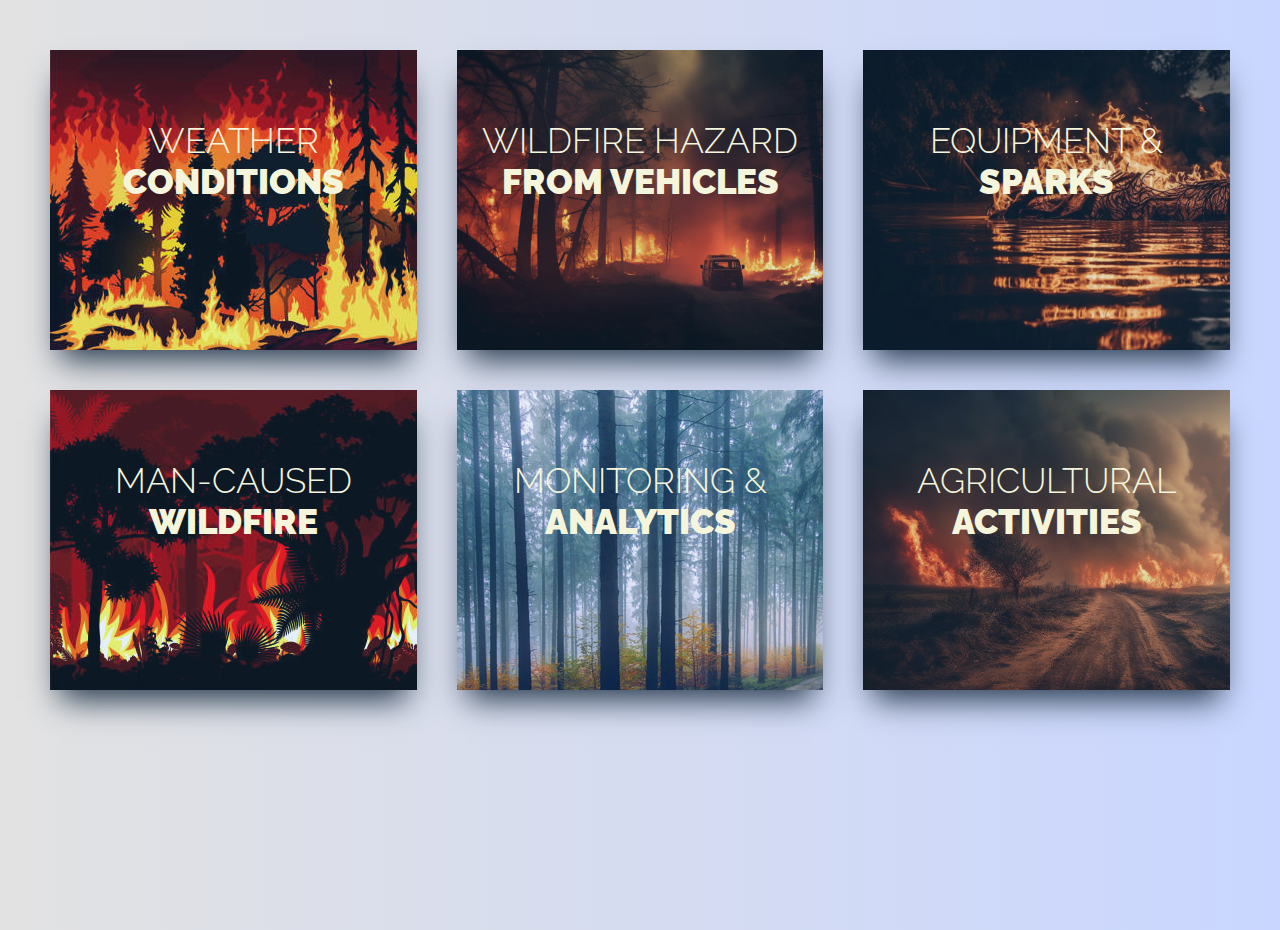
<file: index.html>
<!DOCTYPE html>
<html lang="en" dir="ltr">
  <head>
    <meta charset="utf-8">
    <meta name="viewport" content="width=device-width, initial-scale=1.0">
    <title>Responsive Image Cards With Hover Effect</title>
    <link rel="stylesheet" href="style.css">
    <link rel="stylesheet" href="https://cdnjs.cloudflare.com/ajax/libs/font-awesome/5.14.0/css/all.min.css">
  </head>
  <body>

    <!--image card layout start-->
    <div class="container">
      <!--image row start-->
      <div class="row">
        <!--image card start-->
        <div class="image">
          <img src="1,1.jpg" alt="">
          <div class="details">
            <h2>Weather <span>Conditions</span></h2>
            <p>Certain weather causes forest fires by itself.For example, high temperatures raise the flammability of dry grass or leaves. The wind spreads the fire, and the drought makes it difficult to extinguish. In addition, the wind can carry sparks from the fire to other areas, causing new fires. The wind can also carry burning debris, which can cause new fires.</p>
            <div class="more">
              <a href="#" class="read-more">Read <span>More</span></a>
              <div class="icon-links">
                <a href="#"><i class="fas fa-heart"></i></a>
                <a href="#"><i class="fas fa-eye"></i></a>
                <a href="#"><i class="fas fa-paperclip"></i></a>
              </div>
            </div>
          </div>
        </div>
        <!--image card end-->
        <!--image card start-->
        <div class="image">
          <img src="3.png" alt="">
          <div class="details">
            <h2>Wildfire Hazard <span>From Vehicles</span></h2>
            <p>Driving off-road in nature, within the proximity of dry crop residue and forests, demands extreme caution in terms of wildfire prevention.Exhaust temperature is often high enough to set dry grass or straw on fire, with potential danger to nearby forests.</p>
            <div class="more">
              <a href="#" class="read-more">Read <span>More</span></a>
              <div class="icon-links">
                <a href="#"><i class="fas fa-heart"></i></a>
                <a href="#"><i class="fas fa-eye"></i></a>
                <a href="#"><i class="fas fa-paperclip"></i></a>
              </div>
            </div>
          </div>
        </div>
        <!--image card end-->
        <!--image card start-->
        <div class="image">
          <img src="2.png" alt="">
          <div class="details">
            <h2>Equipment & <span>Sparks</span></h2>
            <p>A mere sparkle from the overheated engine, poorly greased bearings, dragging safety chains, or worn-out tires can lead to wildfires, too. In fact, the majority of wildfires caused by vehicles are due to dragging safety chains. The chains can throw sparks into the vegetation, which can then ignite.</p> 
            <div class="more">
              <a href="#" class="read-more">Read <span>More</span></a>
              <div class="icon-links">
                <a href="#"><i class="fas fa-heart"></i></a>
                <a href="#"><i class="fas fa-eye"></i></a>
                <a href="#"><i class="fas fa-paperclip"></i></a>
              </div>
            </div>
          </div>
        </div>
        <!--image card end-->
      </div>
      <!--image row end-->
      <!--image row start-->
      <div class="row">
        <!--image card start-->
        <div class="image">
          <img src="bf.jpg" alt="">
          <div class="details">
            <h2>Man-Caused <span>Wildfire</span></h2>
            <p>Only 16% of the US wildfires occur due to natural forces like lightning, and the striking 84% are attributed to humans. The most common causes of forest fires include debris burning (29%), equipment and machinery use (11%), and campfires (5%). The list continues with lit cigarettes, fireworks (especially on July 4th), etc.</p>
            <div class="more">
              <a href="#" class="read-more">Read <span>More</span></a>
              <div class="icon-links">
                <a href="#"><i class="fas fa-heart"></i></a>
                <a href="#"><i class="fas fa-eye"></i></a>
                <a href="#"><i class="fas fa-paperclip"></i></a>
              </div>
            </div>
          </div>
        </div>
        <!--image card end-->
        <!--image card start-->
        <div class="image">
          <img src="5.jpg" alt="">
          <div class="details">
            <h2>Monitoring & <span>Analytics</span></h2>
            <p>This method not only allows checking forest productivity but provides accurate current weather data, 14-day forecasts, and historical weather analytics. This information is crucial for making informed decisions.</p>
            <div class="more">
              <a href="#" class="read-more">Read <span>More</span></a>
              <div class="icon-links">
                <a href="#"><i class="fas fa-heart"></i></a>
                <a href="#"><i class="fas fa-eye"></i></a>
                <a href="#"><i class="fas fa-paperclip"></i></a>
              </div>
            </div>
          </div>
        </div>
        <!--image card end-->
        <!--image card start-->
        <div class="image">
          <img src="6.png" alt="">
          <div class="details">
            <h2>Agricultural <span>Activities</span></h2>
            <p>Improperly planned agricultural operations also contribute to wildfires statistics if people ignore wildfire prevention tips, don’t take safety measures, and don’t consider the weather specifics.</p>
            <div class="more">
              <a href="#" class="read-more">Read <span>More</span></a>
              <div class="icon-links">
                <a href="#"><i class="fas fa-heart"></i></a>
                <a href="#"><i class="fas fa-eye"></i></a>
                <a href="#"><i class="fas fa-paperclip"></i></a>
              </div>
            </div>
          </div>
        </div>
        <!--image card end-->
      </div>
      <!--image row end-->
    </div>
    <!--image card layout end-->

  </body>
</html>
</file>
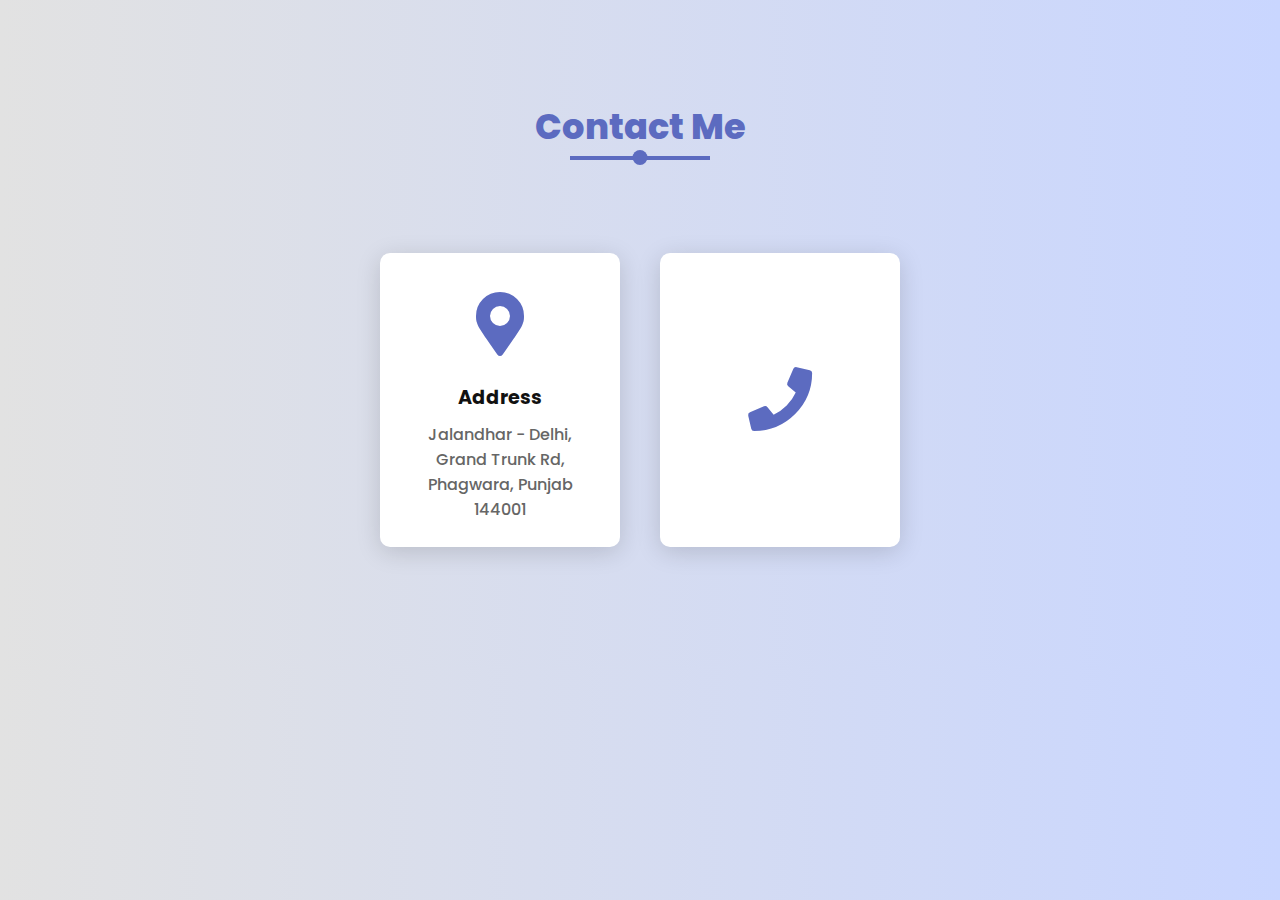
<file: contact.html>
<!DOCTYPE html>
<html lang="en">
    <head>
        <meta charset="utf-8">
        <meta name="viewport" content="width=device-width, initial-scale=1.0">
        <title>Contact US</title>
        <link rel="stylesheet" href="cstyle.css">
        <link rel="stylesheet" href="https://cdnjs.cloudflare.com/ajax/libs/font-awesome/5.15.2/css/all.min.css">
      </head>
<body>
    
    <section class="contact" id="contact">
        <div class="title reveal">
          <h2 class="section-title">Contact Me</h2>
        </div>
        <div class="content">
          <div class="row">
            <div class="card reveal">
              <div class="contact-icon">
                <i class="fas fa-map-marker-alt"></i>
              </div>
              <div class="info">
                <h3>Address</h3>
                <span>Jalandhar - Delhi, Grand Trunk Rd, Phagwara, Punjab 144001</span>
              </div>
            </div>
            <div class="card reveal">
              <div class="contact-icon">
                <i class="fas fa-phone"></i> </div>
      </section>
</body>
</html>
</file>
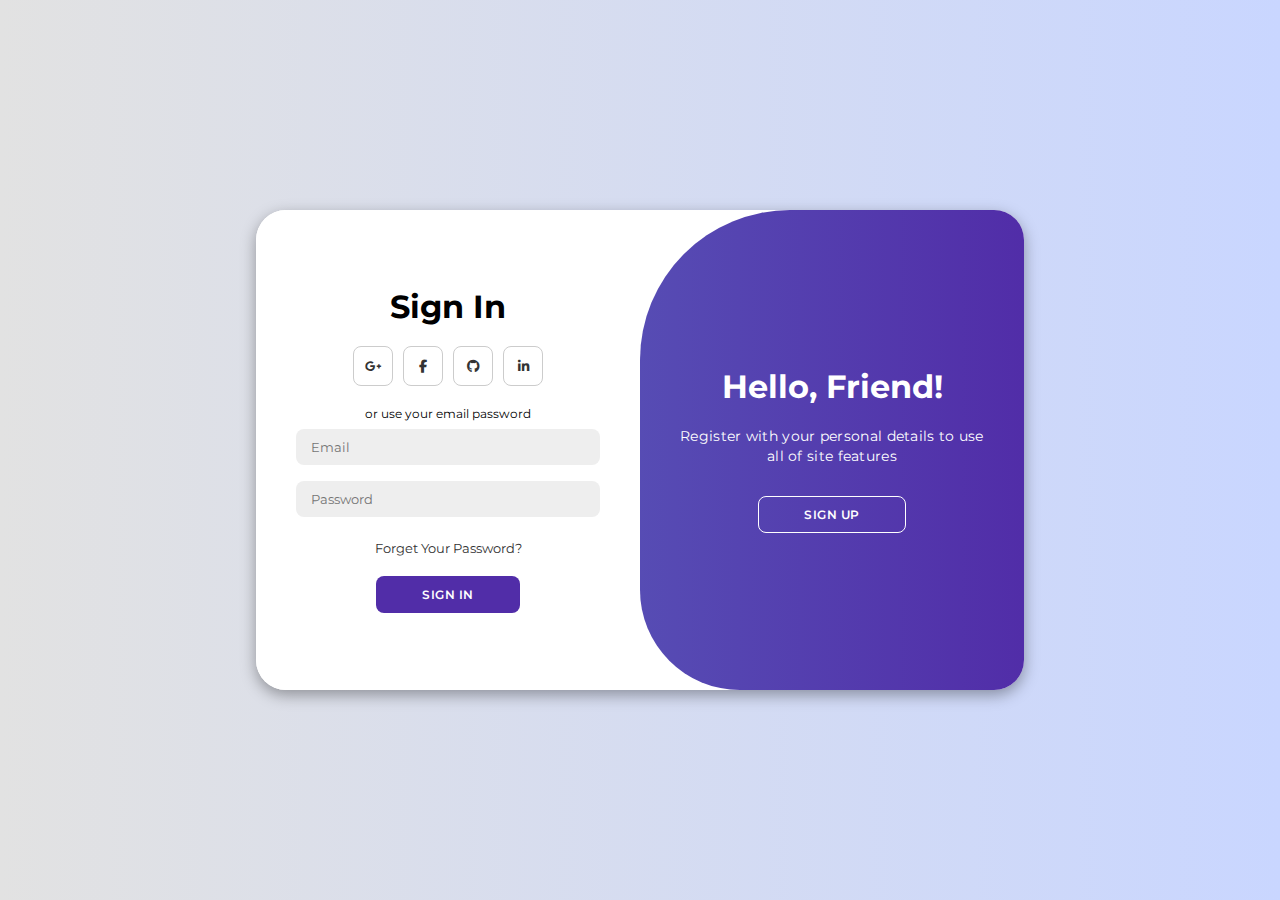
<file: login.html>
<!DOCTYPE html>
<html lang="en">

<head>
    <meta charset="UTF-8">
    <meta name="viewport" content="width=device-width, initial-scale=1.0">
    <link rel="stylesheet" href="https://cdnjs.cloudflare.com/ajax/libs/font-awesome/6.4.2/css/all.min.css">
    <link rel="stylesheet" href="logstyle.css">
    <title>Login Page</title>
</head>

<body>

    <div class="container" id="container">
        <div class="form-container sign-up">
            <form>
                <h1>Create Account</h1>
                <div class="social-icons">
                    <a href="#" class="icon"><i class="fa-brands fa-google-plus-g"></i></a>
                    <a href="#" class="icon"><i class="fa-brands fa-facebook-f"></i></a>
                    <a href="#" class="icon"><i class="fa-brands fa-github"></i></a>
                    <a href="#" class="icon"><i class="fa-brands fa-linkedin-in"></i></a>
                </div>
                <span>or use your email for registeration</span>
                <input type="text" placeholder="Name">
                <input type="email" placeholder="Email">
                <input type="password" placeholder="Password">
                <button>Sign Up</button>
            </form>
        </div>
        <div class="form-container sign-in">
            <form>
                <h1>Sign In</h1>
                <div class="social-icons">
                    <a href="#" class="icon"><i class="fa-brands fa-google-plus-g"></i></a>
                    <a href="#" class="icon"><i class="fa-brands fa-facebook-f"></i></a>
                    <a href="#" class="icon"><i class="fa-brands fa-github"></i></a>
                    <a href="#" class="icon"><i class="fa-brands fa-linkedin-in"></i></a>
                </div>
                <span>or use your email password</span>
                <input type="email" placeholder="Email">
                <input type="password" placeholder="Password">
                <a href="#">Forget Your Password?</a>
                <button>Sign In</button>
            </form>
        </div>
        <div class="toggle-container">
            <div class="toggle">
                <div class="toggle-panel toggle-left">
                    <h1>Welcome Back!</h1>
                    <p>Enter your personal details to use all of site features</p>
                    <button class="hidden" id="login">Sign In</button>
                </div>
                <div class="toggle-panel toggle-right">
                    <h1>Hello, Friend!</h1>
                    <p>Register with your personal details to use all of site features</p>
                    <button class="hidden" id="register">Sign Up</button>
                </div>
            </div>
        </div>
    </div>

    <script src="script.js"></script>
</body>

</html>
</file>
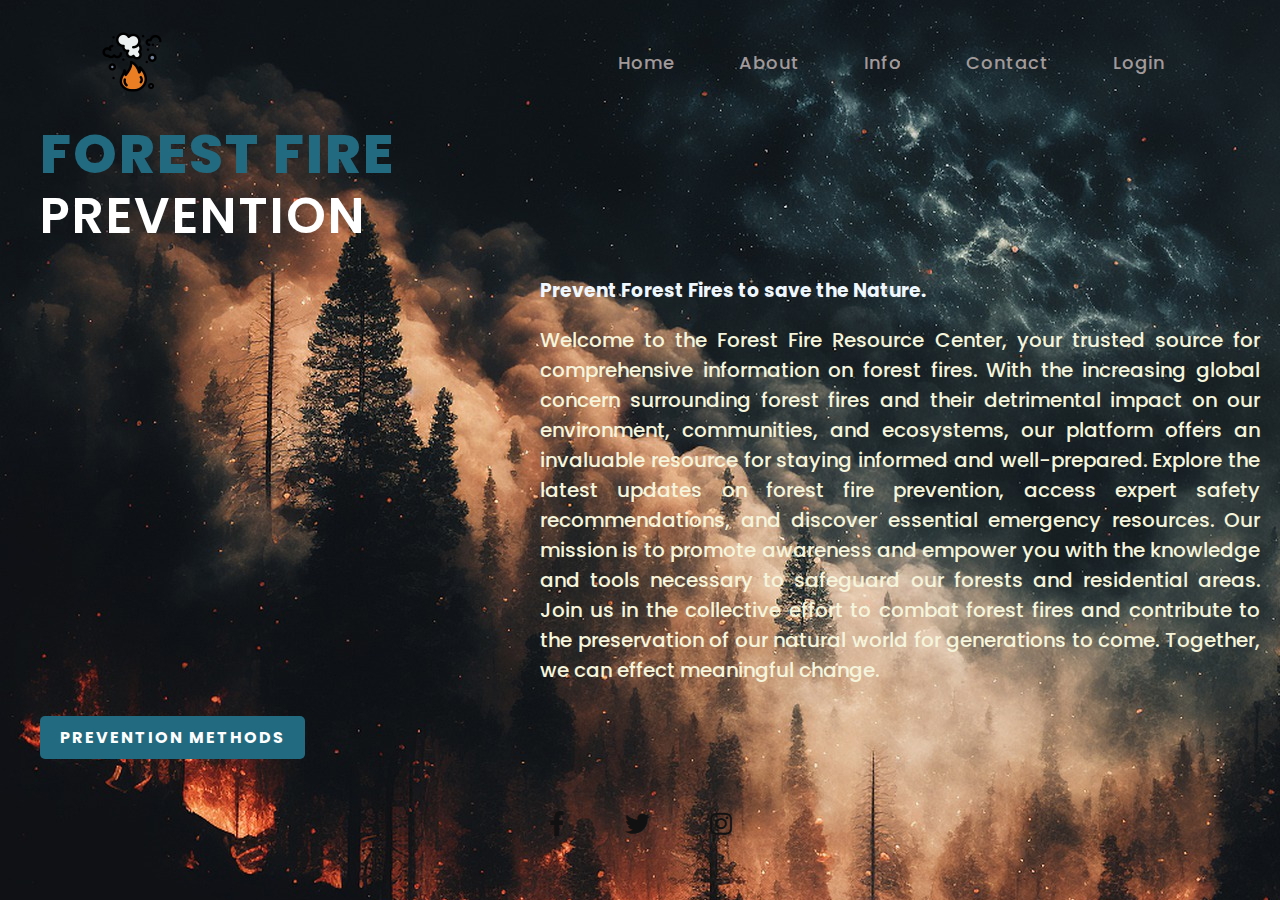
<file: open me.html>
<!DOCTYPE html>
<html lang="en" dir="ltr">
  <head>
    <meta charset="utf-8">
    <meta name="viewport" content="width=device-width, initial-scale=1.0">
    <title>Landing Website</title>
    <link rel="stylesheet" href="l-style.css">
    <link rel="stylesheet" href="https://cdnjs.cloudflare.com/ajax/libs/font-awesome/5.14.0/css/all.min.css">
  </head>
  <body>

    <section>
      <input type="checkbox" id="check">
      <header>
        </div>
        <img src="fire.png" alt="Fire">
        <div class="navigation">
          <a href="#">Home</a>
          <a href="">About</a>
          <a href="index.html">Info</a>
          <a href="contact.html" target="_blank">Contact</a>
          <a href="login.html" target="_blank">Login</a>
        </div>
        <label for="check">
        <i class="fas fa-bars menu-btn"></i>
        <i class="fas fa-times close-btn"></i>
        </label>
      </header>
      <div class="content">
        <div class="info">
          <h2>Forest Fire <br><span>Prevention</span></h2>
          <h3>Prevent Forest Fires to save the Nature.</h3>
          <p>Welcome to the Forest Fire Resource Center, your trusted source for comprehensive information on forest fires. With the increasing global concern surrounding forest fires and their detrimental impact on our environment, communities, and ecosystems, our platform offers an invaluable resource for staying informed and well-prepared. Explore the latest updates on forest fire prevention, access expert safety recommendations, and discover essential emergency resources. Our mission is to promote awareness and empower you with the knowledge and tools necessary to safeguard our forests and residential areas. Join us in the collective effort to combat forest fires and contribute to the preservation of our natural world for generations to come. Together, we can effect meaningful change.</p>
          <a href="index.html" class="info-btn">Prevention Methods</a>
        </div>
      </div>
      <div class="media-icons">
        <a href="https://www.facebook.com/moefcc/" target="_blank"><i class="fab fa-facebook-f"></i></a>
        <a href="https://twitter.com/IcfreIndia" target="_blank"><i class="fab fa-twitter"></i></a>
        <a href="https://www.instagram.com/moefccgoi/?hl=en" target="_blank"><i class="fab fa-instagram"></i></a>
      </div>
    </section>

  </body>
</html>
</file>
<file: style.css>
@import url('https://fonts.googleapis.com/css2?family=Raleway:wght@300;400;500;600;700;800&display=swap');

*{
	margin: 0;
	padding: 0;
	box-sizing: border-box;
}

body{
	height: 100vh;
	font-family: "Raleway", sans-serif;
	background-color: #c9d6ff;
    background: linear-gradient(to right, #e2e2e2, #c9d6ff);
}

.container{
	margin: 30px;
}

.row{
	width: 100%;
	display: flex;
	justify-content: center;
	flex-wrap: wrap;
}

.image{
	background: #50A7FF;
	position: relative;
	flex: 1;
	max-width: 460px;
	height: 300px;
	margin: 20px;
	overflow: hidden;
	/* box-shadow: 0 4px 8px 0 rgba(0, 0, 0, 0.2), 0 6px 20px 0 rgba(0, 0, 0, 0.19); */
	box-shadow: rgb(38, 57, 77) 0px 20px 30px -10px;
}

.image img{
	opacity: 0.86;
	position: relative;
	vertical-align: top;
	transition: 0.6s;
	transition-property: opacity;
}

.image:hover img{
	opacity: 1;
}

.image .details{
	z-index: 1;
	position: absolute;
	top: 0;
	right: 0;
	color: beige;
	width: 100%;
	height: 100%;
}

.image .details h2{
	text-align: center;
	font-size: 35px;
	text-transform: uppercase;
	font-weight: 300;
	margin-top: 70px;
	transition: 0.4s;
	transition-property: transform;
}

.image .details h2 span{
	font-weight: 900;
}

.image:hover .details h2{
	transform: translateY(-30px);
}

.image .details p{
	margin: 30px 30px 0 30px;
	font-size: 18px;
	font-weight: 600;
	text-align: center;
	opacity: 0;
	transition: 0.6s;
	transition-property: opacity, transform;
}

.image:hover .details p{
	opacity: 1;
	transform: translateY(-40px);
}

.more{
	position: absolute;
	background: rgba(255, 255, 255, 0.8);
	width: 100%;
	display: flex;
	justify-content: space-between;
	align-items: center;
	padding: 15px;
	bottom: -60px;
	transition: 0.6s;
	transition-property: bottom;
}

.image:hover .more{
	bottom: 0;
}

.more .read-more{
	color: #000;
	text-decoration: none;
	font-size: 20px;
	font-weight: 500;
	text-transform: uppercase;
}

.more .read-more span{
	font-weight: 900;
}

.more .icon-links i{
	color: #000;
	font-size: 20px;
}

.more .icon-links a:not(:last-child) i{
	margin-right: 20px;
}

/* Responsive CSS */

@media (max-width: 1080px){
	.image{
		flex: 100%;
		max-width: 480px;
	}
}

@media (max-width: 400px){
	.image .details p{
		font-size: 16px;
	}

	.more .read-more, .more .icon-links a i{
		font-size: 18px;
	}
}
</file>
<file: cstyle.css>
@import url('https://fonts.googleapis.com/css2?family=Poppins:ital,wght@0,100;0,200;0,300;0,400;0,500;0,600;0,700;0,800;0,900;1,100;1,200;1,300;1,400;1,500;1,600;1,700;1,800;1,900&display=swap');

*{
    margin: 0;
    padding: 0;
    box-sizing: border-box;
    font-family: 'Poppins', sans-serif;
    scroll-behavior: smooth;
  }

  body{
    background-color: #c9d6ff;
    background: linear-gradient(to right, #e2e2e2, #c9d6ff);
  }
  
  section{
    padding: 100px 200px;
  }

  .section-title{
    position: relative;
    color: #5c6bc0;
    font-size: 2.2em;
    font-weight: 800;
    margin-bottom: 60px;
  }
  
  .section-title:before{
    content: '';
    position: absolute;
    top: 56px;
    left: 50%;
    width: 140px;
    height: 4px;
    background: #5c6bc0;
    transform: translateX(-50%);
  }
  
  .section-title:after{
    content: '';
    position: absolute;
    top: 50px;
    left: 50%;
    width: 15px;
    height: 15px;
    border-radius: 50%;
    background: #5c6bc0;
    transform: translateX(-50%);
  }

  .contact .content{
    display: flex;
    justify-content: center;
    flex-wrap: wrap;
    flex-direction: column;
    margin-top: 20px;
  }
  
  .contact .content .row{
    display: flex;
    justify-content: center;
    flex-wrap: wrap;
    flex-direction: row;
  }
  
  .contact .content .row .card{
    background: #fff;
    width: 240px;
    margin: 20px;
    padding: 25px;
    display: flex;
    justify-content: center;
    align-items: center;
    flex-direction: column;
    box-shadow: 0 5px 25px rgba(1 1 1 / 15%);
    border-radius: 10px;
  }
  
  .contact .content .row .card .contact-icon{
    color: #5c6bc0;
    font-size: 4em;
    text-align: center;
    transition: transform 0.5s ease;
  }
  
  .contact .content .row .card:hover .contact-icon{
    transform: translateY(-10px);
  }
  
  .contact .content .row .card .info{
    text-align: center;
  }
  
  .contact .content .row .card .info h3{
    color: #111;
    font-size: 1.2em;
    font-weight: 700;
    margin: 10px;
  }
  
  .contact .content .row .card .info span{
    color: #666;
    font-weight: 500;
  }
  
  .contact-form{
    background: #fff;
    max-width: 600px;
    margin-top: 50px;
    padding: 50px;
    border-radius: 10px;
    box-shadow: 0 5px 25px rgba(1 1 1 / 15%);
  }
  
  .contact-form h3{
    color: #111;
    font-size: 1.6em;
    font-weight: 600;
    text-align: center;
    margin-bottom: 40px;
  }
  
  .contact-form .input-box{
    position: relative;
    width: 100%;
    margin-bottom: 20px;
  }
  
  .contact-form .input-box input,
  .contact-form .input-box textarea{
    color: #111;
    width: 100%;
    padding: 10px;
    font-size: 1em;
    font-weight: 400;
    outline: none;
    border: 1px solid #111;
    border-radius: 5px;
    resize: none;
  }
  
  .contact-form .input-box .send-btn{
    color: #fff;
    background: #5c6bc0;
    display: inline-block;
    font-size: 1.1em;
    font-weight: 500;
    text-transform: uppercase;
    letter-spacing: 2px;
    width: 100%;
    border: none;
    cursor: pointer;
    transition: 0.5s ease;
  }
  
  .contact-form .input-box .send-btn:hover{
    background: #5c6bc0;
  }



  .title{
    width: 100%;
    display: flex;
    justify-content: center;
    align-items: center;
    flex-direction: column;
  }
  
  .section-title{
    position: relative;
    color: #5c6bc0;
    font-size: 2.2em;
    font-weight: 800;
    margin-bottom: 60px;
  }
  
  .section-title:before{
    content: '';
    position: absolute;
    top: 56px;
    left: 50%;
    width: 140px;
    height: 4px;
    background: #5c6bc0;
    transform: translateX(-50%);
  }
  
  .section-title:after{
    content: '';
    position: absolute;
    top: 50px;
    left: 50%;
    width: 15px;
    height: 15px;
    border-radius: 50%;
    background: #5c6bc0;
    transform: translateX(-50%);
  }

@media (max-width:1040px){
    .contact-form{
        padding: 35px 40px;
      }
}
</file>
<file: logstyle.css>
@import url('https://fonts.googleapis.com/css2?family=Montserrat:wght@300;400;500;600;700&display=swap');

*{
    margin: 0;
    padding: 0;
    box-sizing: border-box;
    font-family: 'Montserrat', sans-serif;
}

body{
    background-color: #c9d6ff;
    background: linear-gradient(to right, #e2e2e2, #c9d6ff);
    display: flex;
    align-items: center;
    justify-content: center;
    flex-direction: column;
    height: 100vh;
}

.container{
    background-color: #fff;
    border-radius: 30px;
    box-shadow: 0 5px 15px rgba(0, 0, 0, 0.35);
    position: relative;
    overflow: hidden;
    width: 768px;
    max-width: 100%;
    min-height: 480px;
}

.container p{
    font-size: 14px;
    line-height: 20px;
    letter-spacing: 0.3px;
    margin: 20px 0;
}

.container span{
    font-size: 12px;
}

.container a{
    color: #333;
    font-size: 13px;
    text-decoration: none;
    margin: 15px 0 10px;
}

.container button{
    background-color: #512da8;
    color: #fff;
    font-size: 12px;
    padding: 10px 45px;
    border: 1px solid transparent;
    border-radius: 8px;
    font-weight: 600;
    letter-spacing: 0.5px;
    text-transform: uppercase;
    margin-top: 10px;
    cursor: pointer;
}

.container button.hidden{
    background-color: transparent;
    border-color: #fff;
}

.container form{
    background-color: #fff;
    display: flex;
    align-items: center;
    justify-content: center;
    flex-direction: column;
    padding: 0 40px;
    height: 100%;
}

.container input{
    background-color: #eee;
    border: none;
    margin: 8px 0;
    padding: 10px 15px;
    font-size: 13px;
    border-radius: 8px;
    width: 100%;
    outline: none;
}

.form-container{
    position: absolute;
    top: 0;
    height: 100%;
    transition: all 0.6s ease-in-out;
}

.sign-in{
    left: 0;
    width: 50%;
    z-index: 2;
}

.container.active .sign-in{
    transform: translateX(100%);
}

.sign-up{
    left: 0;
    width: 50%;
    opacity: 0;
    z-index: 1;
}

.container.active .sign-up{
    transform: translateX(100%);
    opacity: 1;
    z-index: 5;
    animation: move 0.6s;
}

@keyframes move{
    0%, 49.99%{
        opacity: 0;
        z-index: 1;
    }
    50%, 100%{
        opacity: 1;
        z-index: 5;
    }
}

.social-icons{
    margin: 20px 0;
}

.social-icons a{
    border: 1px solid #ccc;
    border-radius: 20%;
    display: inline-flex;
    justify-content: center;
    align-items: center;
    margin: 0 3px;
    width: 40px;
    height: 40px;
}

.toggle-container{
    position: absolute;
    top: 0;
    left: 50%;
    width: 50%;
    height: 100%;
    overflow: hidden;
    transition: all 0.6s ease-in-out;
    border-radius: 150px 0 0 100px;
    z-index: 1000;
}

.container.active .toggle-container{
    transform: translateX(-100%);
    border-radius: 0 150px 100px 0;
}

.toggle{
    background-color: #512da8;
    height: 100%;
    background: linear-gradient(to right, #5c6bc0, #512da8);
    color: #fff;
    position: relative;
    left: -100%;
    height: 100%;
    width: 200%;
    transform: translateX(0);
    transition: all 0.6s ease-in-out;
}

.container.active .toggle{
    transform: translateX(50%);
}

.toggle-panel{
    position: absolute;
    width: 50%;
    height: 100%;
    display: flex;
    align-items: center;
    justify-content: center;
    flex-direction: column;
    padding: 0 30px;
    text-align: center;
    top: 0;
    transform: translateX(0);
    transition: all 0.6s ease-in-out;
}

.toggle-left{
    transform: translateX(-200%);
}

.container.active .toggle-left{
    transform: translateX(0);
}

.toggle-right{
    right: 0;
    transform: translateX(0);
}

.container.active .toggle-right{
    transform: translateX(200%);
}
</file>
<file: l-style.css>
@import url('https://fonts.googleapis.com/css2?family=Poppins:wght@200;300;400;500;600;700;800;900&display=swap');

*{
  margin: 0;
  padding: 0;
  box-sizing: border-box;
  font-family: "Poppins", sans-serif;
}

section{
  position: relative;
  width: 100%;
  min-height: 100vh;
  display: flex;
  flex-direction: column;
  justify-content: flex-start;
  background: url(photo-7752667_1920.jpg) no-repeat;
  /* background-size: cover; */
}

header{
  position: relative;
  top: 0;
  width: 100%;
  padding: 30px 100px;
  display: flex;
  justify-content: space-between;
  align-items: center;
}

label{
  display: none;
}

header .logo{
  position: relative;
  color: #000;
  font-size: 30px;
  text-decoration: none;
  text-transform: uppercase;
  font-weight: 800;
  letter-spacing: 1px;
}

header .navigation a{
  color: #a29a9a;
  font-size: 18px;
  text-decoration: none;
  font-weight: 500;
  letter-spacing: 1px;
  padding: 2px 15px;
  border-radius: 20px;
  transition: 0.3s;
  transition-property: background;
}

header .navigation a:not(:last-child){
  margin-right: 30px;
}

header .navigation a:hover{
  background: #fff;
}

.content{
  margin-left: 40px;
}

.content .info h2{
  color: #226A80;
  font-size: 55px;
  text-transform: uppercase;
  font-weight: 800;
  letter-spacing: 2px;
  line-height: 60px;
  margin-bottom: 30px;
}

.content .info h2 span{
  color: #fff;
  font-size: 50px;
  font-weight: 600;
}

.content .info p{
  color:beige;
  font-size: 20px;
  font-weight: 500;
  margin-bottom: 40px;
  text-align: justify;
  padding-right: 20px;
  margin-top: 20px;
  margin-left: 500px;
}

.content .info h3{

  margin-left: 500px;
  color: aliceblue;
}

.content .info-btn{
  color: #fff;
  background: #226A80;
  text-decoration: none;
  text-transform: uppercase;
  font-weight: 700;
  letter-spacing: 2px;
  padding: 10px 20px;
  border-radius: 5px;
  transition: 0.3s;
  transition-property: background;
}

.content .info-btn:hover{
  background: #0C4F60;
}

.media-icons{
  display: flex;
  justify-content: center;
  align-items: center;
  margin: auto;
}

.media-icons a{
  position: relative;
  color: #111;
  font-size: 25px;
  transition: 0.3s;
  transition-property: transform;
}

.media-icons a:not(:last-child){
  margin-right: 60px;
}

.media-icons a:hover{
  transform: scale(1.2);
}

#check{
  z-index: 3;
  display: none;
}

/* Responsive CSS */

@media (max-width: 960px){
  header .navigation{
    display: none;
  }

  label{
    display: block;
    font-size: 25px;
    cursor: pointer;
    transition: 0.3s;
    transition-property: color;
  }

  label:hover{
    color: #fff;
  }

  label .close-btn{
    display: none;
  }

  #check:checked ~ header .navigation{
    z-index: 2;
    position: fixed;
    top: 0;
    bottom: 0;
    left: 0;
    right: 0;
    background: rgba(114, 223, 255, 0.9);
    display: flex;
    flex-direction: column;
    justify-content: center;
    align-items: center;
  }

  #check:checked ~  header .navigation a{
    font-weight: 700;
    margin-right: 0;
    margin-bottom: 50px;
    letter-spacing: 2px;
  }

  #check:checked ~ header label .close-btn{
    z-index: 2;
    position: fixed;
    display: block;
  }

  #check:checked ~ header label .menu-btn{
    display: none;
  }

  label .menu-btn{
    position: absolute;
  }

  header .logo{
    position: absolute;
    bottom: -6px;
  }

  .content .info h2{
    font-size: 45px;
    line-height: 50px;
  }

  .content .info h2 span{
    font-size: 40px;
    font-weight: 600;
  }

  .content .info p{
    font-size: 14px;
  }
}

@media (max-width: 560px){
  .content .info h2{
    font-size: 35px;
    line-height: 40px;
  }

  .content .info h2 span{
    font-size: 30px;
    font-weight: 600;
  }

  .content .info p{
    font-size: 14px;
  }
}
</file>
